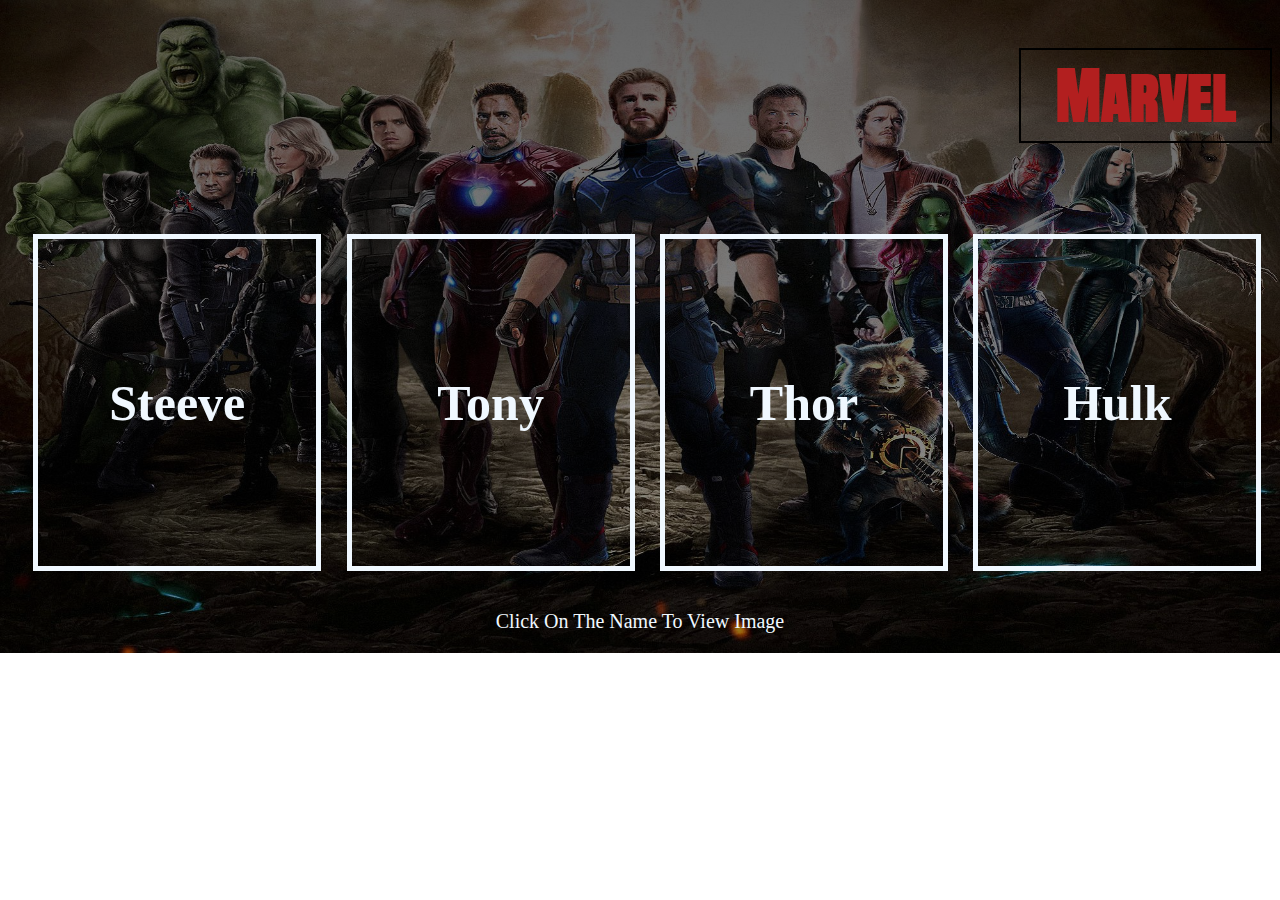
<file: templates/index.html>
<!DOCTYPE html>
<html>
<head>
    <title>Marvel</title>
    <link rel="stylesheet" href="../static/css/style.css">
    <link rel="preconnect" href="https://fonts.googleapis.com">
    <link rel="preconnect" href="https://fonts.gstatic.com" crossorigin>
    <link href="https://fonts.googleapis.com/css2?family=Anton+SC&family=Bebas+Neue&family=Rubik+Doodle+Shadow&display=swap" rel="stylesheet">
</head>
<body>
    <div class="title-div">
        <h1>Marvel</h1>
    </div>

    <div style="clear: both;">
    </div>

    <div class="avengers-div">
        <div class="hero-div">
            <a href="../templates/steeve.html"><h1>Steeve</h1></a>
        </div>
        <div class="hero-div">
            <a href="../templates/tony.html"><h1>Tony</h1></a>
        </div>
        <div class="hero-div">
            <a href="../templates/thor.html"><h1>Thor</h1></a>
        </div>
        <div class="hero-div">
            <a href="../templates/hulk.html"><h1>Hulk</h1></a>
        </div>
    </div>

    <div class="bottom-div">
        <p>Click On The name to view image</p>
    </div>

</body>
</html>
</file>
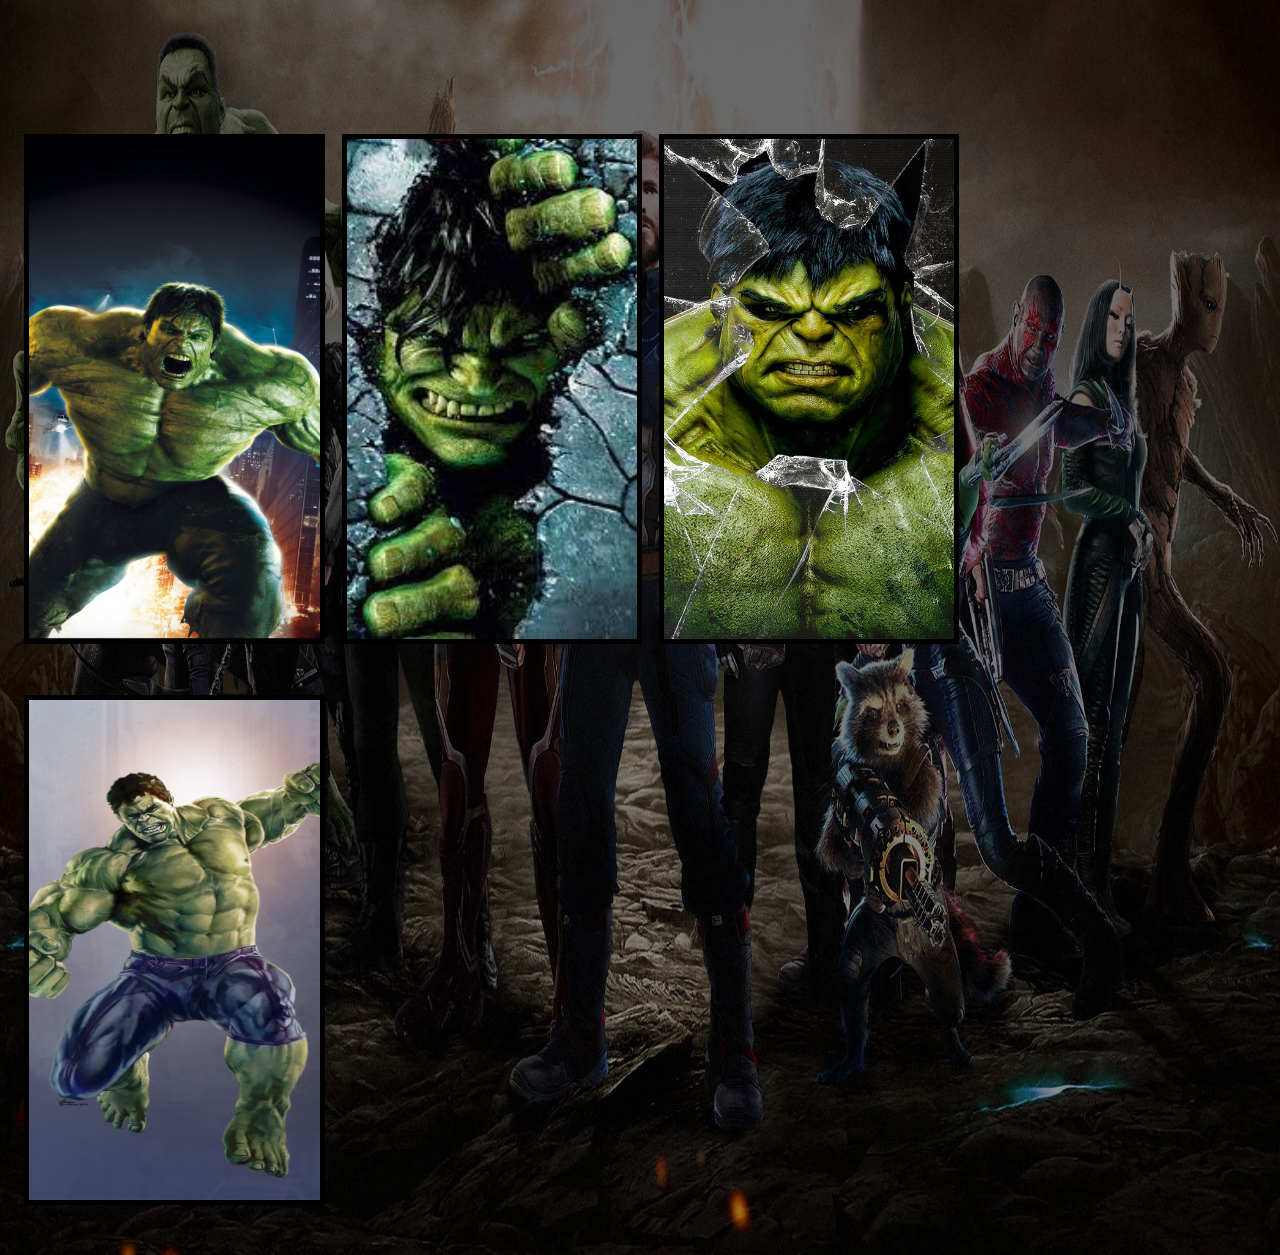
<file: templates/hulk.html>
<!DOCTYPE html>
<html>
<head>
    <title>Steeve</title>
    <link rel="stylesheet" href="../static/css/style.css">
</head>
<body>
    <div class="child-div">
        <img src="../static/images/hulk1.jpg" alt="noImg">
        <img src="../static/images/hulk2.jpg" alt="noImg">
        <img src="../static/images/hulk3.jpg" alt="noImg">
        <img src="../static/images/hulk4.jpg" alt="noImg">
    </div>
</body>
</html>
</file>
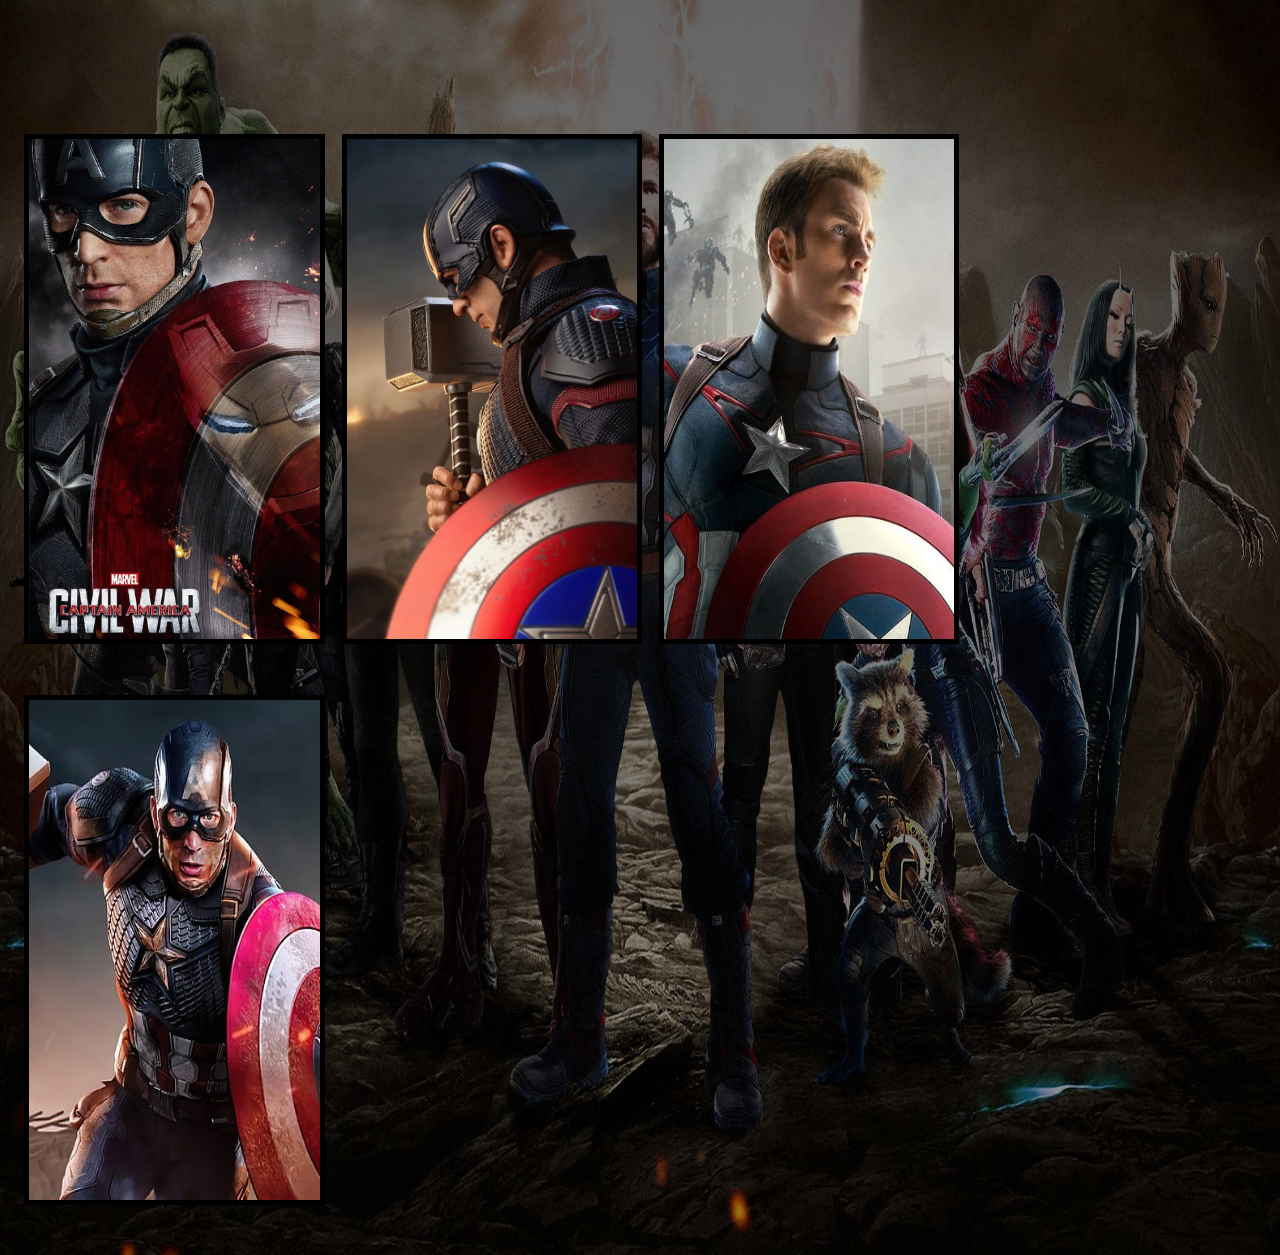
<file: templates/steeve.html>
<!DOCTYPE html>
<html>
<head>
    <title>Steeve</title>
    <link rel="stylesheet" href="../static/css/style.css">
</head>
<body>
    <div class="child-div">
        <img src="../static/images/steeve1.jpg" alt="noImg">
        <img src="../static/images/steeve2.jpg" alt="noImg">
        <img src="../static/images/steeve3.jpg" alt="noImg">
        <img src="../static/images/steeve4.jpg" alt="noImg">
    </div>
</body>
</html>
</file>
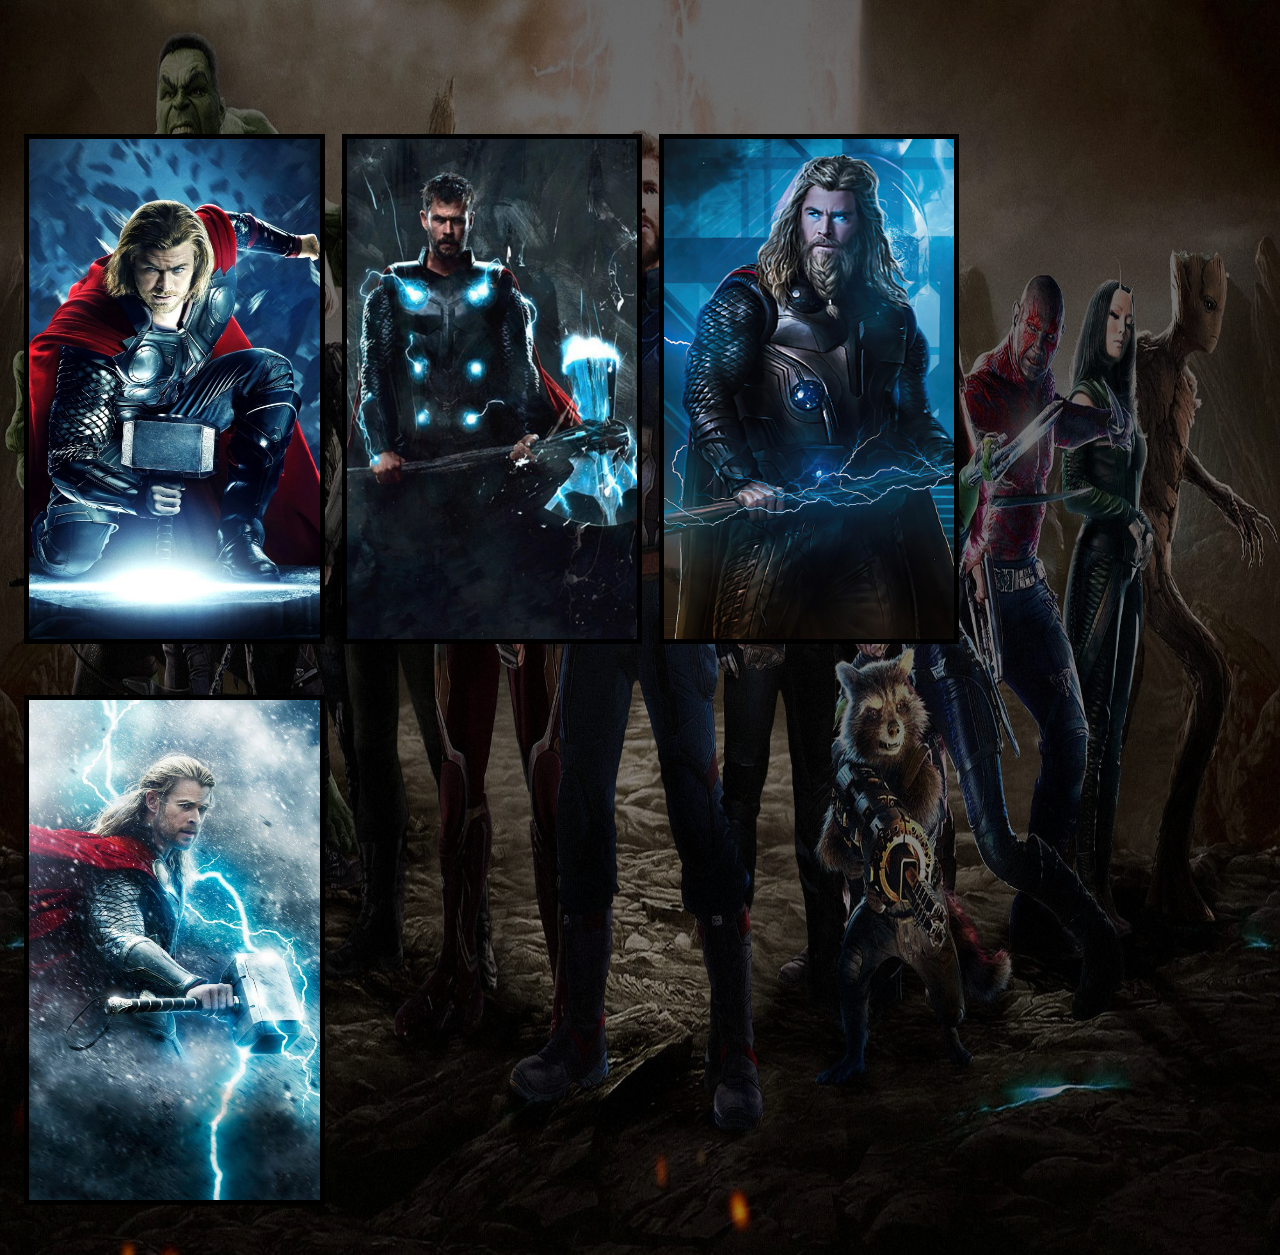
<file: templates/thor.html>
<!DOCTYPE html>
<html>
<head>
    <title>Steeve</title>
    <link rel="stylesheet" href="../static/css/style.css">
</head>
<body>
    <div class="child-div">
        <img src="../static/images/thor1.jpg" alt="noImg">
        <img src="../static/images/thor2.jpg" alt="noImg">
        <img src="../static/images/thor3.jpg" alt="noImg">
        <img src="../static/images/thor4.jpg" alt="noImg">
    </div>
</body>
</html>
</file>
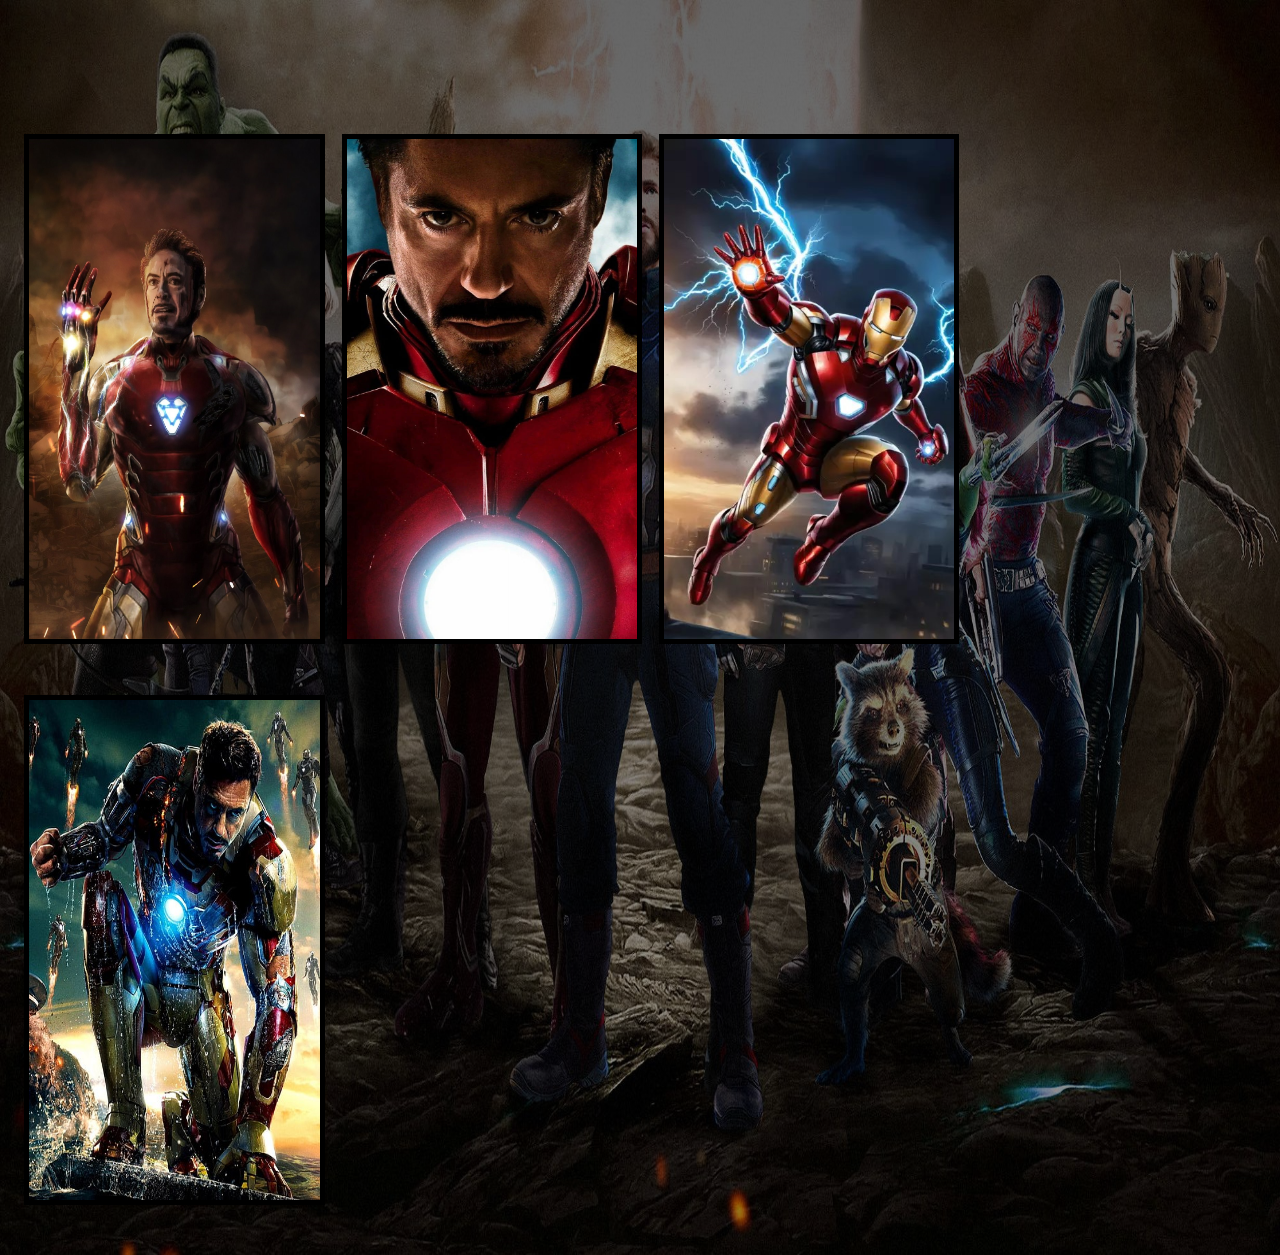
<file: templates/tony.html>
<!DOCTYPE html>
<html>
<head>
    <title>Steeve</title>
    <link rel="stylesheet" href="../static/css/style.css">
</head>
<body>
    <div class="child-div">
        <img src="../static/images/tony1.jpg" alt="noImg">
        <img src="../static/images/tony2.jpg" alt="noImg">
        <img src="../static/images/tony3.jpg" alt="noImg">
        <img src="../static/images/tony4.jpg" alt="noImg">
    </div>
</body>
</html>
</file>
<file: static/css/style.css>
body{
    background: linear-gradient(rgba(0,0,0,0.6), rgba(0,0,0,0.4)), url(../images/background1.jpg);
    background-size: 100% 100%;
    background-repeat: no-repeat;
}

.title-div{
    float: right;
    width: 20%;
    color: rgb(178, 31, 31);
    font-size: 30px;
    text-align: center;
    margin: 0% 0% 0% 0%;
    font-family: "Anton SC", serif;
    font-weight: 400;
}

.title-div h1{
    border: 2px solid black;
}

.avengers-div{
    float: left;
    width: 100%;
    margin: 4% 0% 0% 0%;
}

.hero-div{
    float: left;
    width: 22%;
    border: 5px solid aliceblue;
    color: aliceblue;
    text-align: center;
    margin: 0% 0% 0% 2%;
    padding: 8% 0% 8% 0%;
    font-size: 25px;
}

.hero-div a{
    text-decoration: none;
    color: aliceblue;
}

.bottom-div{
    float: left;
    width: 100%;
    text-align: center;
    color: aliceblue;
    text-transform: capitalize;
    font-size: 20px;
    margin: 1.5% 0% 0% 0%;
}


.child-div{
    float: left;
    width: 100%;
    margin: 10% 0% 0% 0%;
}

.child-div img{
    float: left;
    width: 23%;
    height: 500px;
    margin: 0% 0% 4% 1.3%;
    border: 5px solid black;
}
</file>
